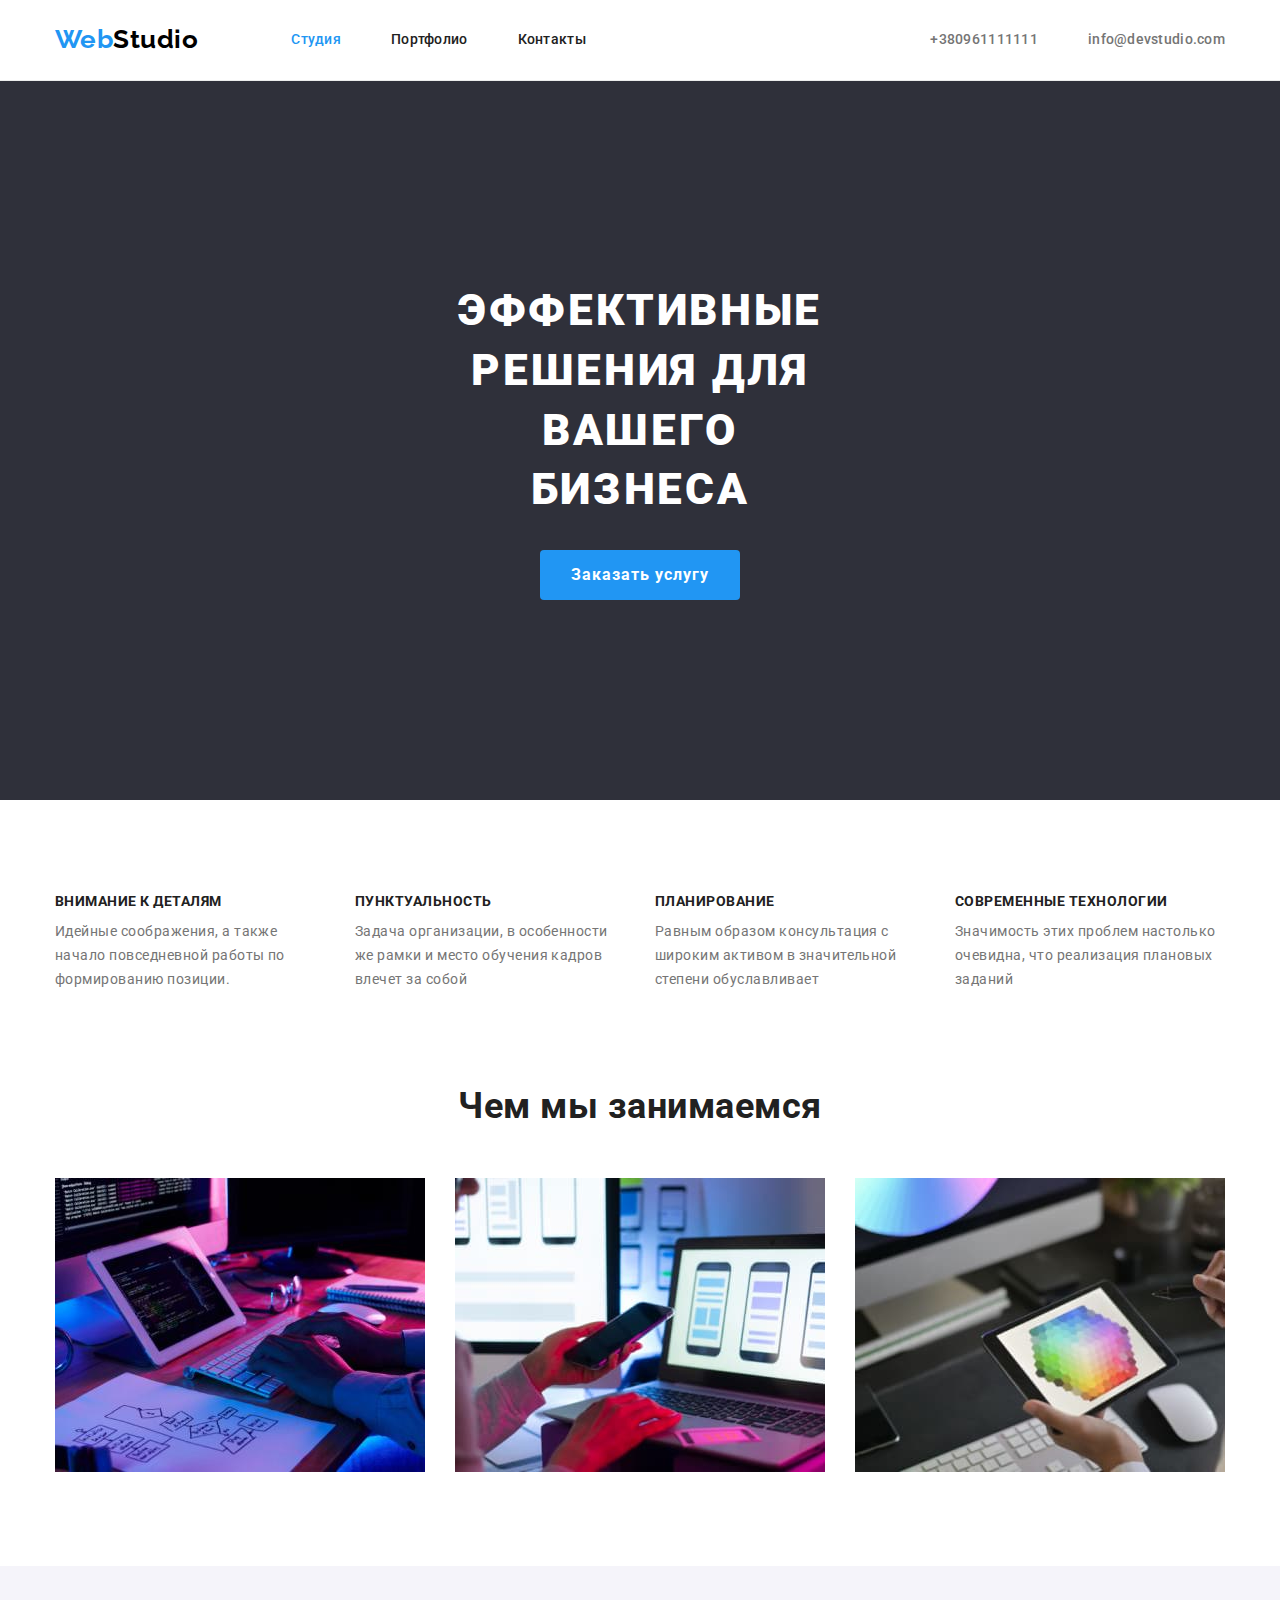
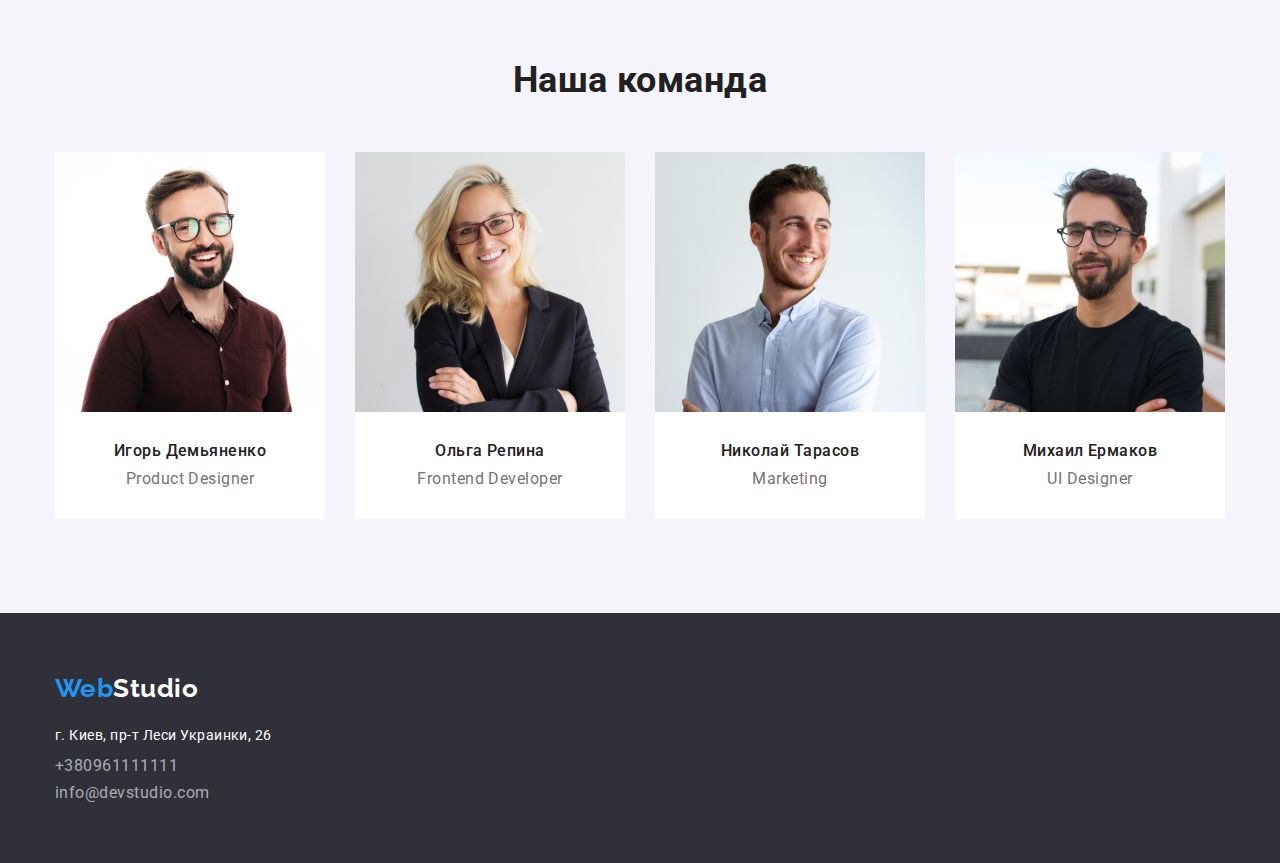
<file: index.html>
<!DOCTYPE html>
<html lang="ru">
<head>
    <meta charset="UTF-8">
    <meta http-equiv="X-UA-Compatible" content="IE=edge">
    <meta name="viewport" content="width=device-width, initial-scale=1.0">
    <title>WebStudio</title>
    <link rel="preconnect" href="https://fonts.gstatic.com">
    <link href="https://fonts.googleapis.com/css2?family=Raleway:wght@700&family=Roboto:wght@400;500;700;900&display=swap"
        rel="stylesheet">
    <link rel="stylesheet" href="https://cdnjs.cloudflare.com/ajax/libs/modern-normalize/1.0.0/modern-normalize.min.css" />
    <link rel="stylesheet" href="./css/styles.css">
</head>
<body>
    <!-- Шапка сайта -->
    <header class="page-header">
        <div class="main-nav">
        <nav class="site-nav">
            <a href="./index.html" class="logo">Web<span class="header-logo">Studio</span></a>

            <ul class="list site-nav">
                <li class="item"><a href="./index.html" class="link current">Студия</a></li>
                <li class="item"><a href="./portfolio.html" class="link">Портфолио</a></li>
                <li class="item"><a href="" class="link">Контакты</a></li>
            </ul>
        </nav>

            <ul class="list header-contacts">
                <li class="item"><a href="tel:+380961111111" class="link">+380961111111</a></li>
                <li class="item"><a href="mailto:info@devstudio.com" class="link">info@devstudio.com</a></li>
            </ul> 
        </div>  
    </header>
<!-- Основной материал -->
    <main>
        <!-- Герой -->
        <section class="section-hero">
            <h1 class="hero-title">Эффективные решения для вашего бизнеса</h1>
            <button class="order" type="submit">Заказать услугу</button>
        </section>

        <!-- Особенности -->
        <section class="section">
            <div class="conteiner">
            <h2 class="section-title visually-hidden">Особенности</h2>
            <ul class="features-list">
                <li class="item">
                    <h3 class="part-title">Внимание к деталям</h3>
                    <p class="text">Идейные соображения, а также начало повседневной работы по формированию позиции.</p>
                </li>
                <li class="item">
                    <h3 class="part-title">Пунктуальность</h3>
                    <p class="text">Задача организации, в особенности же рамки и место обучения кадров влечет за собой</p>
                </li>
                <li class="item">
                    <h3 class="part-title">Планирование</h3>
                    <p class="text">Равным образом консультация с широким активом в значительной степени обуславливает</p>
                </li>
                <li class="item">
                    <h3 class="part-title">Современные технологии</h3>
                    <p class="text">Значимость этих проблем настолько очевидна, что реализация плановых заданий</p>
                </li>
            </ul>
            </div>
        </section>

        <!-- Деятельность -->
        <section class="section section-gallery">
            <div class="conteiner">
            <h2 class="section-title">Чем мы занимаемся</h2>
            <ul class="gallery-list">
                <li class="item">
                    <img src="./images/work/box1.jpg" alt="Ноутбук" width="370" height="294">
                </li>
                <li class="item">
                    <img src="./images/work/box2.jpg" alt="Смартфон" width="370" height="294">                  
                </li>
                <li class="item">
                    <img src="./images/work/box3.jpg" alt="Планшет" width="370" height="294">
                </li>
            </ul>
            </div>
        </section>

        <!-- Сотрудники -->
        <section class="section section-team">
            <div class="conteiner">
            <h2 class="section-title">Наша команда</h2>
            <ul class="team-list">
                <li class="item">
                    <img src="./images/team/Игорь.jpg" alt="Игорь Демьяненко" width="270" height="260">
                <div class="description">
                    <h3 class="team-title">Игорь Демьяненко</h3>
                    <p class="text">Product Designer</p>
                </div>
                </li>
                <li class="item">
                    <img src="./images/team/Ольга.jpg" alt="Ольга Репина" width="270" height="260">
                <div class="description">
                    <h3 class="team-title">Ольга Репина</h3>
                    <p class="text">Frontend Developer</p>
                </div>
                </li>
                <li class="item">
                    <img src="./images/team/Николай.jpg" alt="Николай Тарасов" width="270" height="260">
                <div class="description">
                    <h3 class="team-title">Николай Тарасов</h3>
                    <p class="text">Marketing</p>
                </div>
                </li>
                <li class="item">
                    <img src="./images/team/Михаил.jpg" alt="Михаил Ермаков" width="270" height="260">
                <div class="description">
                    <h3 class="team-title">Михаил Ермаков</h3>
                    <p class="text">UI Designer</p>
                </div>
                </li>
            </ul>
        </div>
        </section>
    </main>
<!-- Подвал -->
    <footer class="section-footer">
        <div class="conteiner">
        <a href="./index.html" class="logo">Web<span class="footer-logo">Studio</span></a>
        <address>
            <p class="text">г. Киев, пр-т Леси Украинки, 26</p>
            <ul class="footer-contacts">
                <li class="item"><a href="tel:+380961111111" class="link">+380961111111</a></li>
                <li class="item"><a href="mailto:info@devstudio.com" class="link">info@devstudio.com</a></li>
            </ul>          
        </address>
        </div>
    </footer>
</body>
</html>
</file>
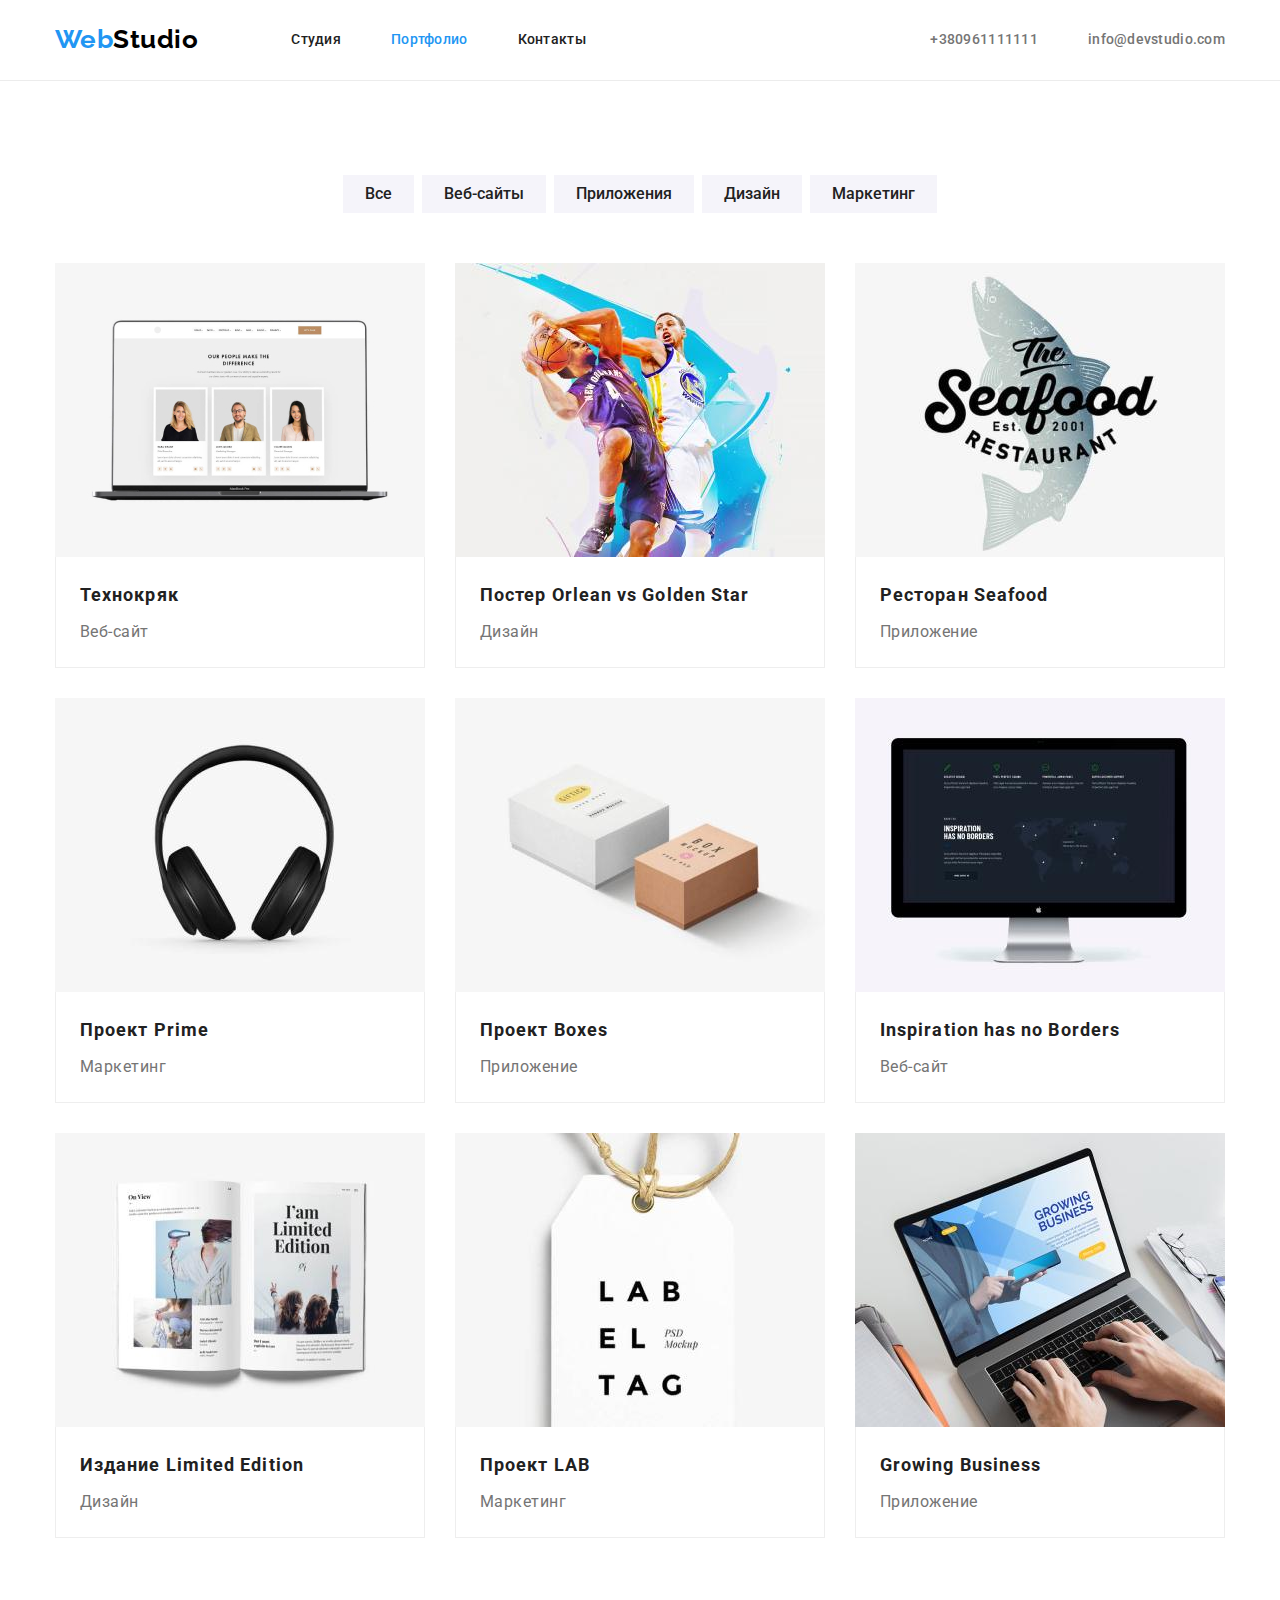
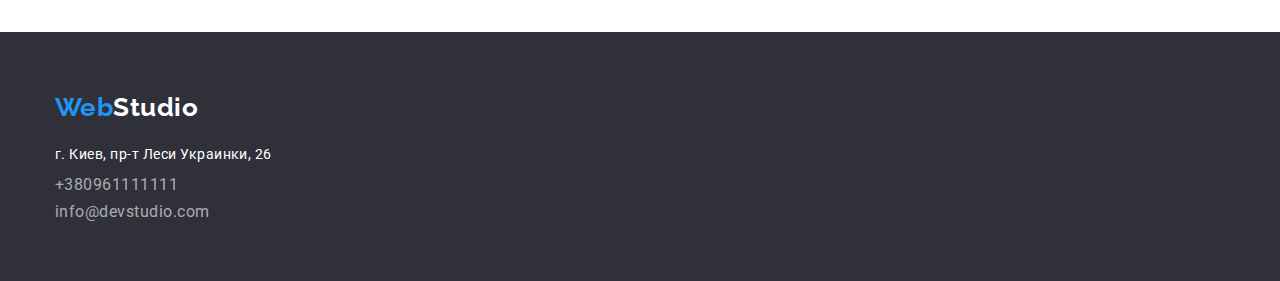
<file: portfolio.html>
<!DOCTYPE html>
<html lang="ru">

<head>
    <meta charset="UTF-8">
    <meta http-equiv="X-UA-Compatible" content="IE=edge">
    <meta name="viewport" content="width=device-width, initial-scale=1.0">
    <title>Portfolio</title>
    <link href="https://fonts.googleapis.com/css2?family=Raleway:wght@700&family=Roboto:wght@400;500;700;900&display=swap"
        rel="stylesheet">
     <link rel="stylesheet" href="https://cdnjs.cloudflare.com/ajax/libs/modern-normalize/1.0.0/modern-normalize.min.css" />
    <link rel="stylesheet" href="./css/styles.css">
</head>

<body>
    <!-- Шапка сайта -->
<header class="page-header">
    <div class="main-nav">
        <nav class="site-nav">
            <a href="./index.html" class="logo">Web<span class="header-logo">Studio</span></a>

            <ul class="list site-nav">
                <li class="item"><a href="./index.html" class="link">Студия</a></li>
                <li class="item"><a href="./portfolio.html" class="link current">Портфолио</a></li>
                <li class="item"><a href="" class="link">Контакты</a></li>
            </ul>
        </nav>

        <ul class="list header-contacts">
            <li class="item"><a href="tel:+380961111111" class="link">+380961111111</a></li>
            <li class="item"><a href="mailto:info@devstudio.com" class="link">info@devstudio.com</a></li>
        </ul>
    </div>
</header>

    <!-- Основной материал -->
<main>
    <section class="section">
    <div class="conteiner">
    <h1 class="section-title visually-hidden">Портфолио</h1>
    <!--Фильтр-->
    <div class="filtrs">
    <ul class="filtrs-list">
        <li class="item"><button type="button" class="button">Все</button></li>
        <li class="item"><button type="button" class="button">Веб-сайты</button></li>
        <li class="item"><button type="button" class="button">Приложения</button></li>
        <li class="item"><button type="button" class="button">Дизайн</button></li>
        <li class="item"><button type="button" class="button">Маркетинг</button></li>
    </ul>
    </div>

    <!--Карточки-->
    <ul class="card-set">
        <li class="item">
            <a class="link" href="">
                <img src="./images/portfolio/img1.jpg" alt="Сайт на мониторе" width="370" height="294">
                <div class="card-content">
                <h2 class="card-title">Технокряк</h2>
                <p>Веб-сайт</p>
                </div>
             </a>
        </li>
        <li class="item">
            <a class="link" href="">
                <img src="./images/portfolio/img2.jpg" alt="Постер с баскетболистами" width="370" height="294">
                <div class="card-content">
                <h2 class="card-title">Постер <span lang="en">Orlean vs Golden Star</span></h2>
                <p>Дизайн</p>
                </div>
            </a>  
        </li>
        <li class="item">
            <a class="link" href="">               
                <img src="./images/portfolio/img3.jpg" alt="Логотип ресторана" width="370" height="294">
                <div class="card-content">
                <h2 class="card-title">Ресторан <span lang="en">Seafood</span></h2>
                <p>Приложение</p>
                </div>
            </a>         
        </li>
        <li class="item">
            <a class="link" href="">              
                <img src="./images/portfolio/img4.jpg" alt="Наушники" width="370" height="294">
                <div class="card-content">
                <h2 class="card-title">Проект <span lang="en">Prime</span></h2>
                <p>Маркетинг</p>
                </div>
            </a>              
        </li>
        <li class="item">
            <a class="link" href="">              
                <img src="./images/portfolio/img5.jpg" alt="Упаковочные коробки" width="370" height="294">
                <div class="card-content">
                <h2 class="card-title">Проект <span lang="en">Boxes</span></h2>
                <p>Приложение</p>
                </div>
            </a>              
        </li>
        <li class="item">
            <a class="link" href="">              
                <img src="./images/portfolio/img6.jpg" alt="Монитор компьютера" width="370" height="294">
                <div class="card-content">
                <h2 class="card-title" lang="en">Inspiration has no Borders</h2>
                <p>Веб-сайт</p>
                </div>
            </a>           
        </li>
        <li class="item">
            <a class="link" href="">              
                <img src="./images/portfolio/img7.jpg" alt="Разворот журнала" width="370" height="294">
                <div class="card-content">
                <h2 class="card-title">Издание <span lang="en">Limited Edition</span></h2>
                <p>Дизайн</p>
                </div>
            </a>       
        </li>
        <li class="item">
            <a class="link" href="">             
                <img src="./images/portfolio/img8.jpg" alt="Ярлык" width="370" height="294">
                <div class="card-content">
                <h2 class="card-title">Проект <span lang="en">LAB</span></h2>
                <p>Маркетинг</p>
                </div>
            </a>         
        </li>
        <li class="item">
            <a class="link" href="">              
                <img src="./images/portfolio/img9.jpg" alt="Работа в приложении" width="370" height="294">
                <div class="card-content">
                <h2 class="card-title" lang="en">Growing Business</h2>
                <p>Приложение</p>
                </div>
            </a>               
        </li>
    </ul>
</div>
</section>
    </main>

    <!-- Подвал -->
    <footer class="section-footer">
        <div class="conteiner">
            <a href="./index.html" class="logo">Web<span class="footer-logo">Studio</span></a>
            <address>
                <p class="text">г. Киев, пр-т Леси Украинки, 26</p>
                <ul class="footer-contacts">
                    <li class="item"><a href="tel:+380961111111" class="link">+380961111111</a></li>
                    <li class="item"><a href="mailto:info@devstudio.com" class="link">info@devstudio.com</a></li>
                </ul>
            </address>
        </div>
    </footer>
    </body>
    
    </html>
</file>
<file: css/styles.css>
/* Утилиты */
html {
  box-sizing: border-box;
}

*,
*::after,
*::before {
  box-sizing: inherit;
}

img {
  display: block;
  max-width: 100%;
  height: auto;
}

body {
  background-color: var(--primary-bgc);
  color: var(--primary-text-color);
  font-family: Roboto, sans-serif;
  letter-spacing: 0.03em;
}

ul {
  list-style: none;
  padding: 0;
  margin: 0;
}

p {
  padding: 0;
  margin: 0;
}

.link {
  text-decoration: none;
}

address {
  font-style: normal;
}

.visually-hidden {
  position: absolute !important;
  clip: rect(1px 1px 1px 1px);
  clip: rect(1px 1px 1px 1px);
  padding: 0 !important;
  border: 0 !important;
  height: 1px !important;
  width: 1px !important;
  overflow: hidden;
}

h3 {
  margin: 0px;
}

/* цвет основного текста: #757575;*/
/* вторичный цвет текста: #212121; */
/* акцент #2196F3;*/
/* ссылки в футере: rgba(255, 255, 255, 0.6); */
/* фон героя и футера: #2F303A; */
/* фон команды: #F5F4FA; */

:root {
  --primary-text-color: #757575;
  --title-text-color: #212121;
  --accent-color: #2196f3;
  --additional-bgc: #f5f4fa;
  --primary-bgc: #ffffff;
  --alternative-bgc: #2f303a;
  --card-set-gap: 30px;
}

.conteiner {
  width: 1200px;
  margin-left: auto;
  margin-right: auto;
  padding-left: 15px;
  padding-right: 15px;
}

.section {
  padding-top: 94px;
  padding-bottom: 94px;
}

/* Логотип */
.logo {
  margin-right: 93px;

  color: var(--accent-color);
  font-family: Raleway, sans-serif;
  font-weight: 700;
  font-size: 26px;
  line-height: 1.2;
  text-decoration: none;
}
.header-logo {
  color: #000000;
}
.footer-logo {
  color: #ffffff;
}

/*  Навигация по сайту */
.page-header {
  border-bottom: 1px solid #ececec;
}

.main-nav {
  display: flex;
  justify-content: space-between;
  width: 1200px;
  margin-left: auto;
  margin-right: auto;
  padding-left: 15px;
  padding-right: 15px;
}

.site-nav .link,
.header-contacts .link {
  display: block;
  padding-top: 32px;
  padding-bottom: 32px;

  color: var(--title-text-color);
  letter-spacing: 0.02em;
  font-weight: 500;
  font-size: 14px;
  line-height: 1.14;
}

.header-contacts .link {
  color: var(--primary-text-color);
}

.site-nav .link:hover,
.site-nav .link:focus {
  color: var(--accent-color);
}

.site-nav .link.current {
  color: var(--accent-color);
}

.header-contacts .link:hover,
.header-contacts .link:focus {
  color: var(--accent-color);
}

.site-nav,
.header-contacts {
  display: flex;
  align-items: center;
}

.site-nav .item:not(:last-child) {
  margin-right: 50px;
}

.header-contacts .item + .item {
  margin-left: 50px;
}

.section-title {
  color: var(--title-text-color);
  font-weight: 700;
  font-size: 36px;
  line-height: 1.16;
  text-align: center;
  margin-top: 0px;
  margin-bottom: 50px;
}

/* Герой */
.section-hero {
  background-color: var(--alternative-bgc);
  color: #ffffff;
  padding: 200px 452px;
  text-align: center;
}
.hero-title {
  color: #ffffff;
  letter-spacing: 0.06em;
  font-weight: 900;
  font-size: 44px;
  line-height: 1.36;
  text-transform: uppercase;
  margin-top: 0;
  margin-bottom: 30px;
}

.order {
  background-color: var(--accent-color);
  color: var(--primary-bgc);
  letter-spacing: 0.06em;
  font-weight: 700;
  font-size: 16px;
  line-height: 1.8;
  text-align: center;

  display: inline-block;
  min-width: 200px;
  height: 50px;
  padding: 10px;
  border-radius: 4px;
  border: 0;
}

.order:hover,
.order:focus {
  background-color: #188ce8;
}

/* Особенности */
.part-title {
  margin-top: 0px;
  margin-bottom: 10px;

  color: var(--title-text-color);
  font-weight: 700;
  font-size: 14px;
  line-height: 1.14;
  text-transform: uppercase;
}

.features-list {
  display: flex;
  justify-content: center;
  margin-left: calc(-1 * var(--card-set-gap));
  margin-top: calc(-1 * var(--card-set-gap));
}

.features-list .item {
  min-width: 270px;
  flex-basis: calc(100% / 4 - var(--card-set-gap));
  margin-left: var(--card-set-gap);
  margin-top: var(--card-set-gap);
}

.features-list .text {
  font-size: 14px;
  line-height: 1.71;
}

/* Деятельность */
.section-gallery {
  padding-top: 0px;
}

.gallery-list {
  display: flex;
  margin-left: calc(-1 * var(--card-set-gap));
  margin-top: calc(-1 * var(--card-set-gap));
}

.gallery-list .item {
  flex-basis: calc(100% / 3 - var(--card-set-gap));
  margin-left: var(--card-set-gap);
  margin-top: var(--card-set-gap);
}

/* Сотрудники */
.section-team {
  background-color: var(--additional-bgc);
}

.team-title {
  margin-bottom: 10px;
  color: var(--title-text-color);
  font-weight: 500;
  font-size: 16px;
}

.team-list {
  display: flex;
  margin-left: calc(-1 * var(--card-set-gap));
  margin-top: calc(-1 * var(--card-set-gap));
}

.team-list .item {
  background-color: var(--primary-bgc);
  border-radius: 0px 0px 4px 4px;

  flex-basis: calc(100% / 4 - var(--card-set-gap));
  margin-left: var(--card-set-gap);
  margin-top: var(--card-set-gap);
}

.team-list .text {
  font-size: 16px;
  line-height: 1.18;
}

.team-list .item .description {
  text-align: center;
  padding-top: 30px;
  padding-bottom: 30px;
}

/* Фильтр в Портфолио */
.filtrs-list {
  display: flex;
  justify-content: center;
  margin-bottom: 50px;
}

.filtrs-list .item + .item {
  margin-left: 8px;
}

.button {
  padding: 6px 22px;

  background-color: var(--additional-bgc);
  color: var(--title-text-color);
  border: 0px;
  font-weight: 500;
  font-size: 16px;
  line-height: 1.62;
  cursor: pointer;
}

.button:hover,
.button:focus {
  background-color: var(--accent-color);
  color: var(--primary-bgc);
}

/* Карточки */
.card-set {
  display: flex;
  flex-wrap: wrap;
  margin-left: calc(-1 * var(--card-set-gap));
  margin-top: calc(-1 * var(--card-set-gap));
}

.card-set > .item {
  flex-basis: calc(100% / 3 - var(--card-set-gap));
  margin-left: var(--card-set-gap);
  margin-top: var(--card-set-gap);
}

.card-set .item .card-content {
  padding: 20px 24px;
  border-top: 0px;
  border-left: 1px solid #eeeeee;
  border-right: 1px solid #eeeeee;
  border-bottom: 1px solid #eeeeee;

  color: var(--primary-text-color);
  font-size: 16px;
  line-height: 1.87;
}

.card-title {
  color: var(--title-text-color);
  letter-spacing: 0.06em;
  font-weight: 700;
  font-size: 18px;
  line-height: 2;
  margin-top: 0px;
  margin-bottom: 4px;
}

/* Подвал */
.section-footer {
  background-color: var(--alternative-bgc);
  color: #ffffff;
  padding-top: 60px;
  padding-bottom: 60px;
}

.footer-contacts .link {
  color: rgba(255, 255, 255, 0.6);
}

.footer-contacts .link:hover,
.footer-contacts .link:focus {
  color: var(--accent-color);
}

.section-footer .text {
  font-size: 14px;
  line-height: 1.71;
}

.section-footer .logo {
  display: block;
  margin-bottom: 20px;
  margin-right: 0px;
}

.footer-contacts .item:not(:last-child) {
  margin-bottom: 9px;
}

.footer-contacts {
  margin-top: 9px;
}
</file>
